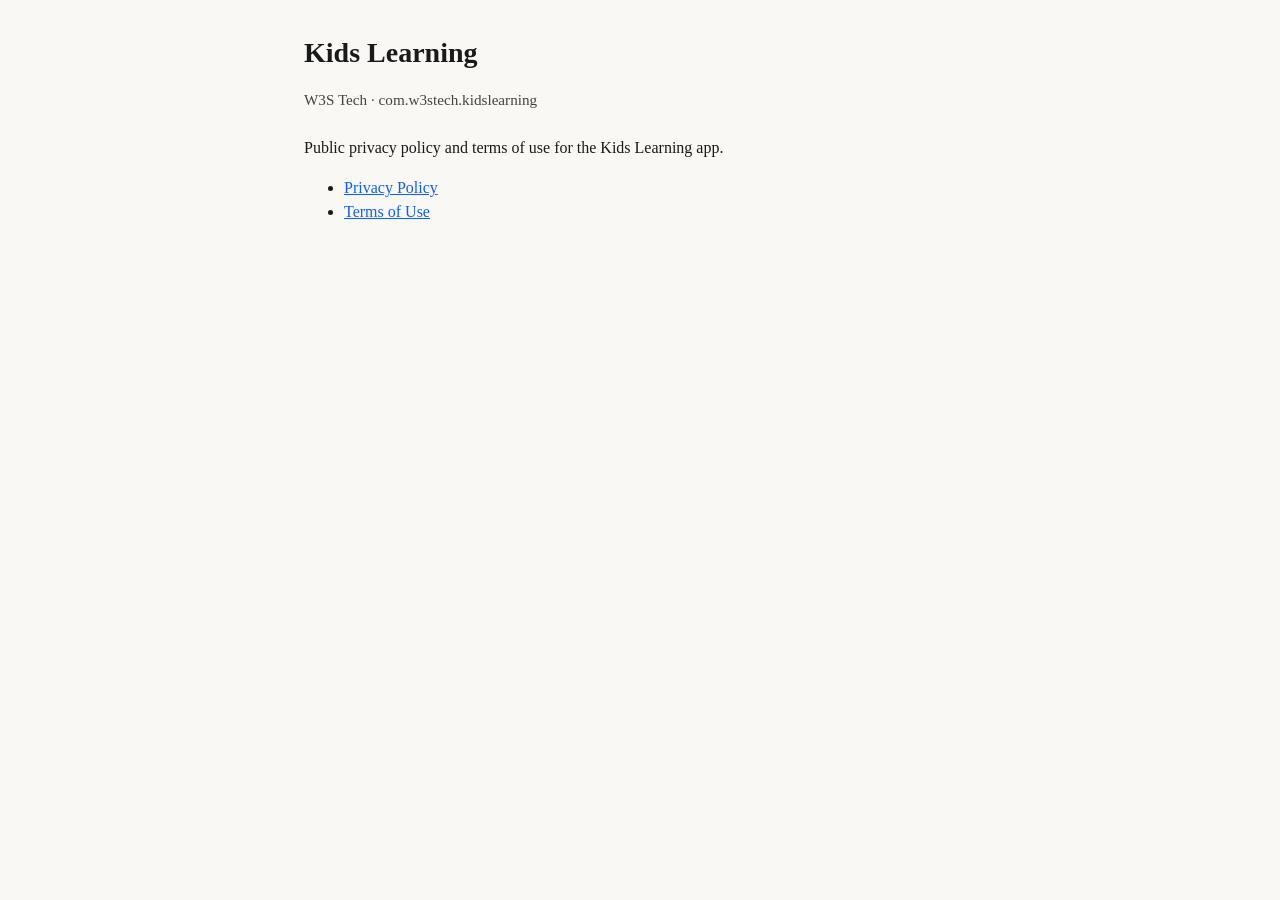
<file: index.html>
<!DOCTYPE html>
<html lang="en">
<head>
  <meta charset="utf-8" />
  <meta name="viewport" content="width=device-width, initial-scale=1" />
  <title>Kids Learning — Privacy and Terms</title>
  <link rel="stylesheet" href="styles.css" />
</head>
<body>
  <h1>Kids Learning</h1>
  <p class="meta">W3S Tech · com.w3stech.kidslearning</p>
  <p>Public privacy policy and terms of use for the Kids Learning app.</p>
  <ul>
    <li><a href="privacy.html">Privacy Policy</a></li>
    <li><a href="terms.html">Terms of Use</a></li>
  </ul>
</body>
</html>
</file>
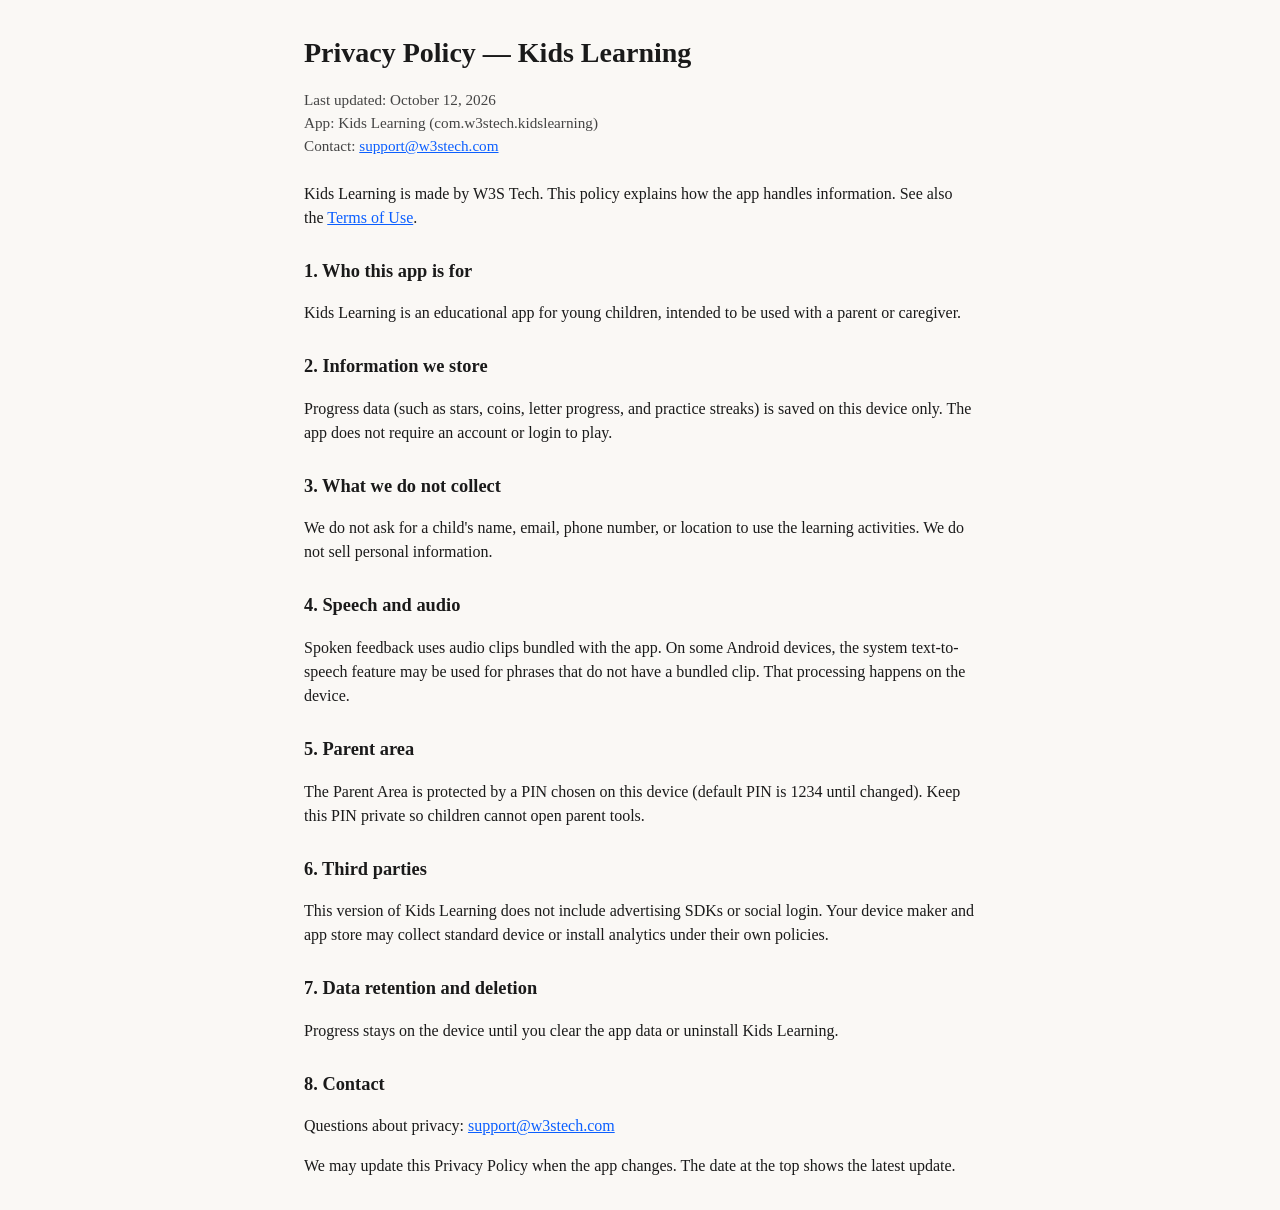
<file: privacy.html>
<!DOCTYPE html>
<html lang="en">
<head>
  <meta charset="utf-8" />
  <meta name="viewport" content="width=device-width, initial-scale=1" />
  <title>Privacy Policy — Kids Learning</title>
  <link rel="stylesheet" href="styles.css" />
</head>
<body>
  <h1>Privacy Policy — Kids Learning</h1>
  <p class="meta">Last updated: October 12, 2026<br />
  App: Kids Learning (com.w3stech.kidslearning)<br />
  Contact: <a href="mailto:support@w3stech.com">support@w3stech.com</a></p>
  <p>Kids Learning is made by W3S Tech. This policy explains how the app handles information.
  See also the <a href="terms.html">Terms of Use</a>.</p>

  <h2>1. Who this app is for</h2>
  <p>Kids Learning is an educational app for young children, intended to be used with a parent or caregiver.</p>

  <h2>2. Information we store</h2>
  <p>Progress data (such as stars, coins, letter progress, and practice streaks) is saved on this device only.
  The app does not require an account or login to play.</p>

  <h2>3. What we do not collect</h2>
  <p>We do not ask for a child's name, email, phone number, or location to use the learning activities.
  We do not sell personal information.</p>

  <h2>4. Speech and audio</h2>
  <p>Spoken feedback uses audio clips bundled with the app. On some Android devices, the system text-to-speech
  feature may be used for phrases that do not have a bundled clip. That processing happens on the device.</p>

  <h2>5. Parent area</h2>
  <p>The Parent Area is protected by a PIN chosen on this device (default PIN is 1234 until changed).
  Keep this PIN private so children cannot open parent tools.</p>

  <h2>6. Third parties</h2>
  <p>This version of Kids Learning does not include advertising SDKs or social login.
  Your device maker and app store may collect standard device or install analytics under their own policies.</p>

  <h2>7. Data retention and deletion</h2>
  <p>Progress stays on the device until you clear the app data or uninstall Kids Learning.</p>

  <h2>8. Contact</h2>
  <p>Questions about privacy: <a href="mailto:support@w3stech.com">support@w3stech.com</a></p>
  <p>We may update this Privacy Policy when the app changes. The date at the top shows the latest update.</p>
</body>
</html>
</file>
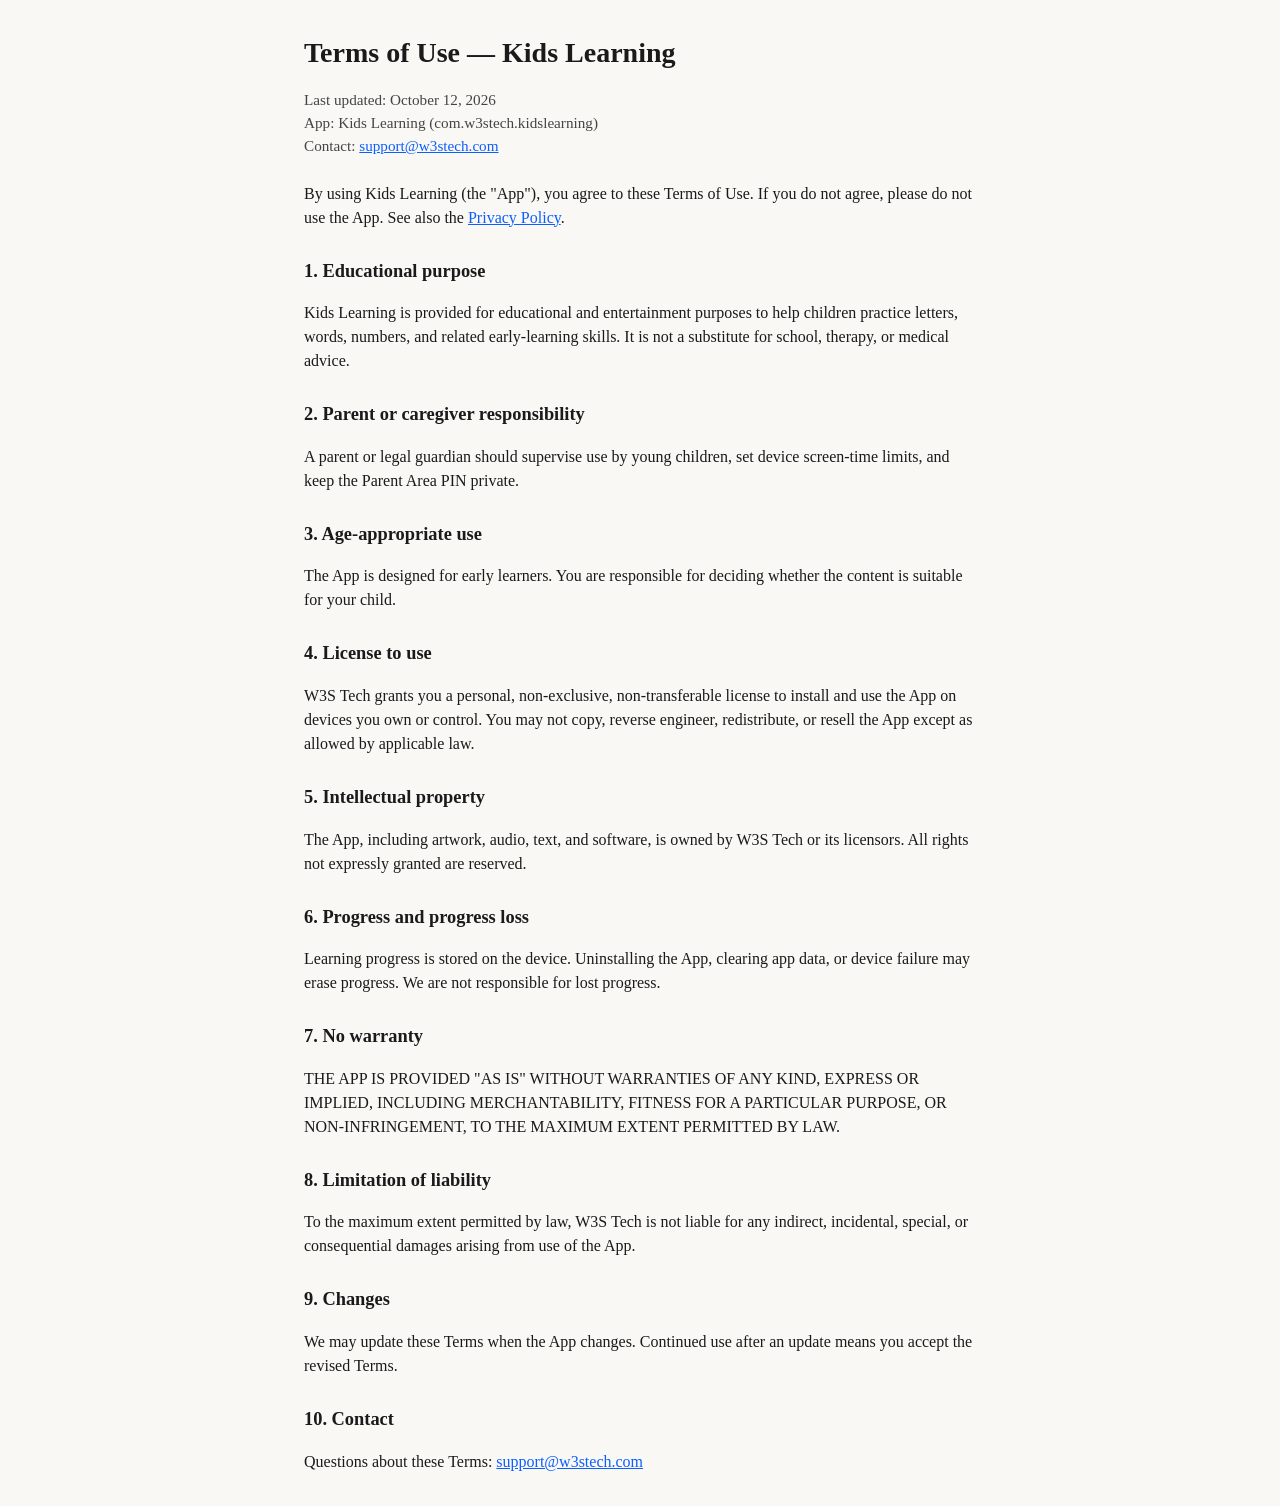
<file: terms.html>
<!DOCTYPE html>
<html lang="en">
<head>
  <meta charset="utf-8" />
  <meta name="viewport" content="width=device-width, initial-scale=1" />
  <title>Terms of Use — Kids Learning</title>
  <link rel="stylesheet" href="styles.css" />
</head>
<body>
  <h1>Terms of Use — Kids Learning</h1>
  <p class="meta">Last updated: October 12, 2026<br />
  App: Kids Learning (com.w3stech.kidslearning)<br />
  Contact: <a href="mailto:support@w3stech.com">support@w3stech.com</a></p>
  <p>By using Kids Learning (the "App"), you agree to these Terms of Use.
  If you do not agree, please do not use the App.
  See also the <a href="privacy.html">Privacy Policy</a>.</p>

  <h2>1. Educational purpose</h2>
  <p>Kids Learning is provided for educational and entertainment purposes to help children practice letters,
  words, numbers, and related early-learning skills. It is not a substitute for school, therapy, or medical advice.</p>

  <h2>2. Parent or caregiver responsibility</h2>
  <p>A parent or legal guardian should supervise use by young children, set device screen-time limits,
  and keep the Parent Area PIN private.</p>

  <h2>3. Age-appropriate use</h2>
  <p>The App is designed for early learners. You are responsible for deciding whether the content is suitable
  for your child.</p>

  <h2>4. License to use</h2>
  <p>W3S Tech grants you a personal, non-exclusive, non-transferable license to install and use the App
  on devices you own or control. You may not copy, reverse engineer, redistribute, or resell the App except
  as allowed by applicable law.</p>

  <h2>5. Intellectual property</h2>
  <p>The App, including artwork, audio, text, and software, is owned by W3S Tech or its licensors.
  All rights not expressly granted are reserved.</p>

  <h2>6. Progress and progress loss</h2>
  <p>Learning progress is stored on the device. Uninstalling the App, clearing app data, or device failure
  may erase progress. We are not responsible for lost progress.</p>

  <h2>7. No warranty</h2>
  <p>THE APP IS PROVIDED "AS IS" WITHOUT WARRANTIES OF ANY KIND, EXPRESS OR IMPLIED, INCLUDING MERCHANTABILITY,
  FITNESS FOR A PARTICULAR PURPOSE, OR NON-INFRINGEMENT, TO THE MAXIMUM EXTENT PERMITTED BY LAW.</p>

  <h2>8. Limitation of liability</h2>
  <p>To the maximum extent permitted by law, W3S Tech is not liable for any indirect, incidental,
  special, or consequential damages arising from use of the App.</p>

  <h2>9. Changes</h2>
  <p>We may update these Terms when the App changes. Continued use after an update means you accept the revised Terms.</p>

  <h2>10. Contact</h2>
  <p>Questions about these Terms: <a href="mailto:support@w3stech.com">support@w3stech.com</a></p>
</body>
</html>
</file>
<file: styles.css>
body {
  font-family: Georgia, "Times New Roman", serif;
  line-height: 1.5;
  max-width: 42rem;
  margin: 2rem auto;
  padding: 0 1.25rem;
  color: #1a1a1a;
  background: #faf8f5;
}
h1 { font-size: 1.75rem; margin-bottom: 0.25rem; }
h2 { font-size: 1.15rem; margin-top: 1.75rem; }
.meta { color: #444; font-size: 0.95rem; margin-bottom: 1.5rem; }
a { color: #0b5fff; }
</file>
